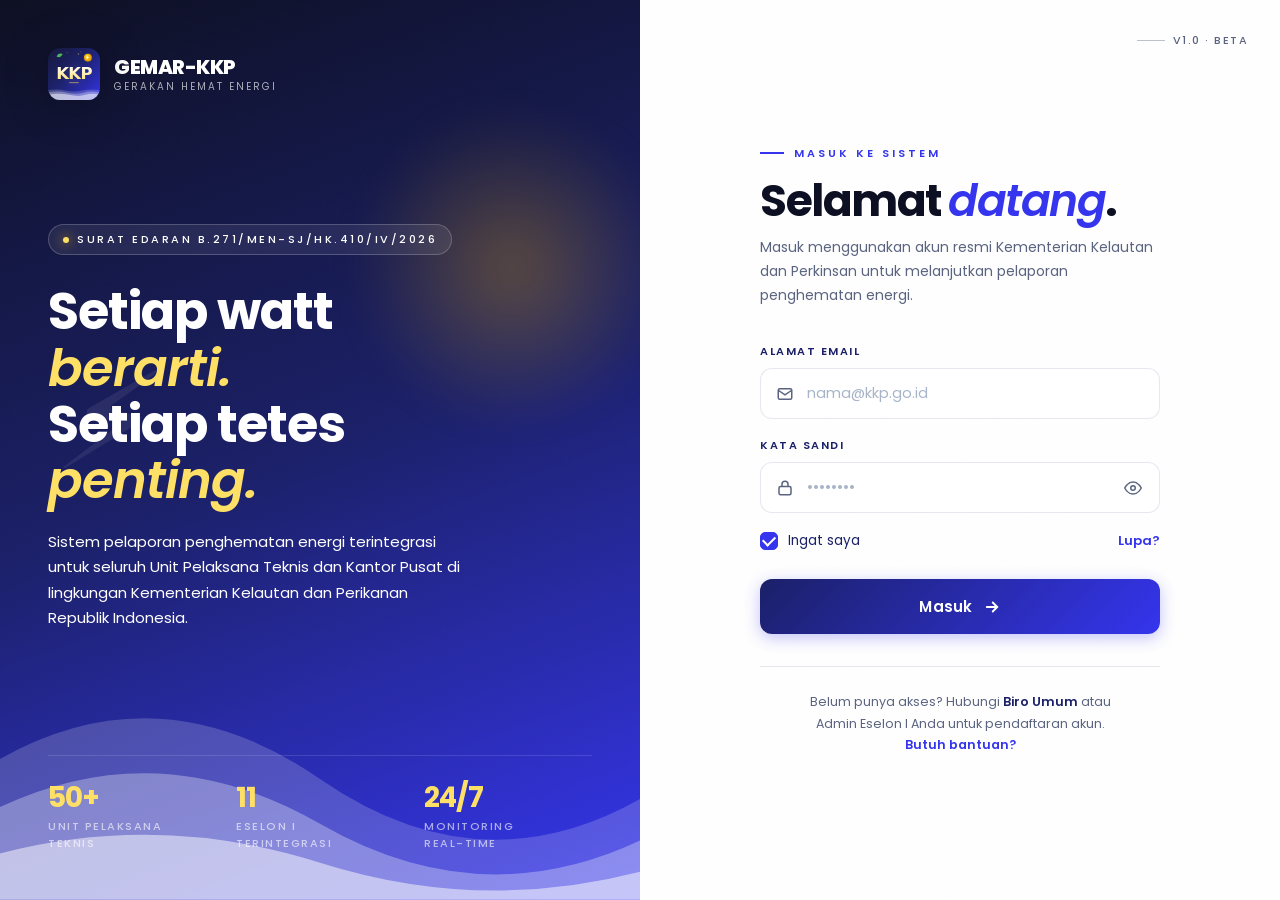
<file: index.html>
<!DOCTYPE html>
<html lang="id">
<head>
  <meta charset="UTF-8">
  <meta name="viewport" content="width=device-width, initial-scale=1.0">
  <title>GEMAR-KKP</title>
  <script>
    window.location.replace('./pages/index.html');
  </script>
</head>
<body>
  <p>Redirecting to <a href="./pages/index.html">GEMAR-KKP</a>...</p>
</body>
</html>
</file>
<file: assets/css/gemar-style.css>
/* ============================================================
   GEMAR-KKP — Design Tokens & Global Styles  v4.2
   Gerakan Mandiri Hemat Energi · Kementerian Kelautan dan Perikanan
   ============================================================ */

:root {
    /* ── Ocean Blue Palette ───────────────────────────── */
    --ocean:      #3535EE;   /* electric blue — CTA, active, highlight */
    --ocean-dark: #2929CC;   /* hover state for electric blue */
    --navy:       #1B2068;   /* deep navy — header, featured elements */
    --navy-mid:   #252A90;   /* mid navy — hover, gradient stop */
    --navy-deep:  #0D0F22;   /* very dark navy — footer, heavy contrast */

    /* ── Backwards-compat ink aliases ────────────────── */
    --ink-900: #0D0F22;
    --ink-800: #1B2068;
    --ink-600: #252A90;
    --ink-500: #3535EE;

    /* ── Green / Teal accents (KKP identity) ─────────── */
    --teal-400: #2D9E7C;
    --teal-300: #34B890;
    --teal-200: #4ACFA6;
    --leaf:      #2D9E3C;
    --leaf-light:#6BCF7F;

    /* ── Energy / Sun accents ─────────────────────────── */
    --sun:       #F4B400;
    --sun-light: #FFE066;

    /* ── Surfaces & backgrounds ───────────────────────── */
    --paper:      #FFFFFF;        /* main page background */
    --paper-dark: #F0F2FF;        /* subtle blue-tinted surface */
    --cream:      #F8F9FF;        /* soft section background */

    /* ── Text & borders ───────────────────────────────── */
    --text-muted:  #5A6480;
    --border:      rgba(27, 32, 104, 0.10);

    /* ── Page aliases (used in inline styles across pages) */
    --radius-lg:    16px;
    --radius-md:    10px;
    --radius-sm:    6px;
    --border-color: rgba(27, 32, 104, 0.10);
    --text-main:    #0D0F22;
    --surface-main: #F0F2FF;
    --primary-main: #1B2068;

    /* ── Typography ───────────────────────────────────── */
    --font: 'Poppins', system-ui, sans-serif;
}

* {
    box-sizing: border-box;
    margin: 0;
    padding: 0;
}

html,
body {
    height: 100%;
    font-family: var(--font);
    background: var(--paper);
    color: var(--ink-900);
    -webkit-font-smoothing: antialiased;
    -moz-osx-font-smoothing: grayscale;
}

/* ============================================================
   PAGE LAYOUT (login split view)
   ============================================================ */
.page {
    min-height: 100vh;
    display: grid;
    grid-template-columns: 1fr 1fr;
}

@media (max-width: 960px) {
    .page {
        grid-template-columns: 1fr;
    }
    .page__visual--desktop {
        display: none;
    }
}

/* ============================================================
   LEFT VISUAL PANEL (login page)
   ============================================================ */
.page__visual,
.page__visual--desktop {
    position: relative;
    background: linear-gradient(160deg, var(--navy-deep) 0%, var(--navy) 50%, var(--ocean) 100%);
    overflow: hidden;
    display: flex;
    flex-direction: column;
    justify-content: space-between;
    padding: 48px;
    color: white;
}

/* Grain texture overlay */
.page__visual::before {
    content: '';
    position: absolute;
    inset: 0;
    background-image: url("data:image/svg+xml,%3Csvg viewBox='0 0 200 200' xmlns='http://www.w3.org/2000/svg'%3E%3Cfilter id='noise'%3E%3CfeTurbulence type='fractalNoise' baseFrequency='0.9' numOctaves='3'/%3E%3CfeColorMatrix values='0 0 0 0 1 0 0 0 0 1 0 0 0 0 1 0 0 0 0.08 0'/%3E%3C/filter%3E%3Crect width='100%25' height='100%25' filter='url(%23noise)'/%3E%3C/svg%3E");
    opacity: 0.4;
    mix-blend-mode: overlay;
    pointer-events: none;
}

/* Animated sun glow */
.sun-glow {
    position: absolute;
    top: 12%;
    right: -5%;
    width: 320px;
    height: 320px;
    background: radial-gradient(circle, rgba(244, 180, 0, 0.30) 0%, rgba(244, 180, 0, 0.12) 40%, rgba(244, 180, 0, 0) 70%);
    filter: blur(20px);
    animation: sun-pulse 8s ease-in-out infinite;
}

@keyframes sun-pulse {
    0%, 100% { transform: scale(1); opacity: 1; }
    50%       { transform: scale(1.08); opacity: 0.8; }
}

/* Wave layers at bottom */
.waves {
    position: absolute;
    bottom: 0;
    left: 0;
    right: 0;
    height: 45%;
    pointer-events: none;
}

.wave {
    position: absolute;
    left: -5%;
    right: -5%;
    width: 110%;
}

.wave--back  { bottom: 0; height: 90%; opacity: 0.18; }
.wave--mid   { bottom: 0; height: 75%; opacity: 0.30; }
.wave--front { bottom: 0; height: 55%; opacity: 0.50; }

.wave svg {
    width: 100%;
    height: 100%;
    display: block;
}

.wave--back svg  { animation: wave-slow 14s ease-in-out infinite; }
.wave--mid svg   { animation: wave-slow 10s ease-in-out infinite reverse; }
.wave--front svg { animation: wave-slow 8s ease-in-out infinite; }

@keyframes wave-slow {
    0%, 100% { transform: translateX(0); }
    50%       { transform: translateX(-30px); }
}

/* Visual content above waves */
.visual__header {
    position: relative;
    z-index: 3;
    display: flex;
    align-items: center;
    gap: 14px;
}

.visual__logo {
    width: 52px;
    height: 52px;
    filter: drop-shadow(0 4px 20px rgba(0, 0, 0, 0.25));
}

.visual__brand {
    font-family: var(--font);
    font-weight: 800;
    font-size: 20px;
    letter-spacing: -0.5px;
    line-height: 1;
}

.visual__brand small {
    display: block;
    font-family: var(--font);
    font-weight: 400;
    font-size: 10px;
    letter-spacing: 2px;
    opacity: 0.65;
    margin-top: 5px;
    text-transform: uppercase;
}

.visual__body {
    position: relative;
    z-index: 3;
    max-width: 460px;
}

.visual__tagline {
    display: inline-flex;
    align-items: center;
    gap: 8px;
    padding: 6px 14px;
    border: 1px solid rgba(255, 255, 255, 0.20);
    border-radius: 100px;
    background: rgba(255, 255, 255, 0.08);
    backdrop-filter: blur(8px);
    font-size: 11px;
    letter-spacing: 2.5px;
    text-transform: uppercase;
    font-weight: 500;
    margin-bottom: 28px;
}

.visual__tagline::before {
    content: '';
    width: 6px;
    height: 6px;
    border-radius: 50%;
    background: var(--sun-light);
    box-shadow: 0 0 12px var(--sun);
}

.visual__headline {
    font-family: var(--font);
    font-weight: 700;
    font-size: clamp(34px, 4vw, 54px);
    line-height: 1.1;
    letter-spacing: -1px;
    margin-bottom: 20px;
}

.visual__headline em {
    font-style: italic;
    color: var(--sun-light);
    font-weight: 600;
}

.visual__subtitle {
    font-size: 15px;
    line-height: 1.7;
    opacity: 0.75;
    max-width: 420px;
    font-weight: 400;
}

.visual__stats {
    position: relative;
    z-index: 3;
    display: grid;
    grid-template-columns: repeat(3, 1fr);
    gap: 20px;
    padding-top: 28px;
    border-top: 1px solid rgba(255, 255, 255, 0.12);
}

.stat__number {
    font-family: var(--font);
    font-size: 28px;
    font-weight: 700;
    letter-spacing: -1px;
    color: var(--sun-light);
    line-height: 1;
}

.stat__label {
    font-size: 11px;
    letter-spacing: 1.5px;
    text-transform: uppercase;
    opacity: 0.60;
    margin-top: 6px;
    font-weight: 500;
}

/* Floating decorative element */
.floater {
    position: absolute;
    opacity: 0.07;
    z-index: 1;
}

.floater--1 {
    top: 35%;
    left: 8%;
    font-size: 140px;
    font-style: italic;
    color: white;
}

/* ============================================================
   RIGHT FORM PANEL (login page)
   ============================================================ */
.page__form {
    position: relative;
    display: flex;
    align-items: center;
    justify-content: center;
    padding: 48px 32px;
    background: var(--paper);
}

/* Subtle paper grain */
.page__form::before {
    content: '';
    position: absolute;
    inset: 0;
    background-image: url("data:image/svg+xml,%3Csvg viewBox='0 0 200 200' xmlns='http://www.w3.org/2000/svg'%3E%3Cfilter id='n'%3E%3CfeTurbulence type='fractalNoise' baseFrequency='0.85' numOctaves='2'/%3E%3CfeColorMatrix values='0 0 0 0 0.13 0 0 0 0 0.13 0 0 0 0 0.56 0 0 0 0.03 0'/%3E%3C/filter%3E%3Crect width='100%25' height='100%25' filter='url(%23n)'/%3E%3C/svg%3E");
    opacity: 0.5;
    pointer-events: none;
}

/* Decorative corner badge */
.form__corner {
    position: absolute;
    top: 32px;
    right: 32px;
    display: flex;
    align-items: center;
    gap: 8px;
    font-size: 11px;
    letter-spacing: 1.5px;
    text-transform: uppercase;
    font-weight: 500;
    color: var(--text-muted);
}

.form__corner::before {
    content: '';
    width: 28px;
    height: 1px;
    background: var(--text-muted);
    opacity: 0.4;
}

/* Mobile-only logo */
.form__mobile-logo {
    display: none;
    margin-bottom: 36px;
}

.form__mobile-logo img { height: 52px; width: auto; }

@media (max-width: 960px) {
    .form__mobile-logo { display: block; }
}

.form {
    position: relative;
    width: 100%;
    max-width: 400px;
    z-index: 2;
}

.form__eyebrow {
    font-family: var(--font);
    font-size: 11px;
    letter-spacing: 3px;
    text-transform: uppercase;
    font-weight: 600;
    color: var(--ocean);
    margin-bottom: 16px;
    display: flex;
    align-items: center;
    gap: 10px;
}

.form__eyebrow::before {
    content: '';
    width: 24px;
    height: 2px;
    background: var(--ocean);
}

.form__title {
    font-family: var(--font);
    font-size: 44px;
    line-height: 1.05;
    letter-spacing: -1.5px;
    font-weight: 700;
    color: var(--navy-deep);
    margin-bottom: 12px;
}

.form__title em {
    font-style: italic;
    color: var(--ocean);
    font-weight: 600;
}

.form__description {
    font-size: 14px;
    color: var(--text-muted);
    line-height: 1.7;
    margin-bottom: 36px;
    font-weight: 400;
}

/* ============================================================
   FORM FIELDS
   ============================================================ */
.field {
    margin-bottom: 18px;
}

.field__label {
    display: block;
    font-size: 11px;
    font-weight: 600;
    color: var(--navy);
    margin-bottom: 8px;
    text-transform: uppercase;
    letter-spacing: 1.5px;
}

.field__input {
    width: 100%;
    padding: 14px 18px 14px 46px;
    font-family: var(--font);
    font-size: 14.5px;
    color: var(--navy-deep);
    background: #fff;
    border: 1.5px solid var(--border);
    border-radius: 12px;
    outline: none;
    transition: all 0.2s ease;
}

.field__input::placeholder { color: #A8B4C8; }

.field__input:focus {
    border-color: var(--ocean);
    box-shadow: 0 0 0 4px rgba(53, 53, 238, 0.10);
}

.field__wrap { position: relative; }

.field__icon {
    position: absolute;
    left: 16px;
    top: 50%;
    transform: translateY(-50%);
    width: 18px;
    height: 18px;
    color: var(--text-muted);
    pointer-events: none;
    transition: color 0.2s;
}

.field__wrap:focus-within .field__icon { color: var(--ocean); }

/* Password toggle */
.field__toggle {
    position: absolute;
    right: 12px;
    top: 50%;
    transform: translateY(-50%);
    background: none;
    border: none;
    padding: 6px;
    cursor: pointer;
    color: var(--text-muted);
    display: flex;
    align-items: center;
    justify-content: center;
    border-radius: 6px;
    transition: all 0.15s;
}

.field__toggle:hover {
    color: var(--navy);
    background: rgba(27, 32, 104, 0.06);
}

/* Remember + forgot row */
.form__row {
    display: flex;
    align-items: center;
    justify-content: space-between;
    margin: 8px 0 28px;
}

.checkbox {
    display: flex;
    align-items: center;
    gap: 10px;
    cursor: pointer;
    font-size: 13.5px;
    color: var(--navy);
    user-select: none;
}

.checkbox input { display: none; }

.checkbox__box {
    width: 18px;
    height: 18px;
    border-radius: 5px;
    border: 1.5px solid rgba(27, 32, 104, 0.22);
    background: #fff;
    display: flex;
    align-items: center;
    justify-content: center;
    transition: all 0.15s;
    flex-shrink: 0;
}

.checkbox input:checked + .checkbox__box {
    background: var(--ocean);
    border-color: var(--ocean);
}

.checkbox input:checked + .checkbox__box::after {
    content: '';
    width: 10px;
    height: 6px;
    border-left: 2px solid white;
    border-bottom: 2px solid white;
    transform: rotate(-45deg) translate(1px, -1px);
}

.form__forgot {
    font-size: 13px;
    color: var(--ocean);
    text-decoration: none;
    font-weight: 600;
    transition: color 0.15s;
}

.form__forgot:hover { color: var(--navy); }

/* ============================================================
   BUTTONS
   ============================================================ */
.btn {
    width: 100%;
    padding: 16px 24px;
    font-family: var(--font);
    font-size: 15px;
    font-weight: 600;
    letter-spacing: 0.3px;
    color: white;
    background: linear-gradient(135deg, var(--navy) 0%, var(--ocean) 100%);
    border: none;
    border-radius: 12px;
    cursor: pointer;
    display: flex;
    align-items: center;
    justify-content: center;
    gap: 10px;
    transition: all 0.2s ease;
    box-shadow: 0 4px 16px rgba(53, 53, 238, 0.30);
    position: relative;
    overflow: hidden;
}

.btn::before {
    content: '';
    position: absolute;
    top: 0;
    left: -100%;
    width: 100%;
    height: 100%;
    background: linear-gradient(90deg, transparent, rgba(255, 255, 255, 0.15), transparent);
    transition: left 0.6s ease;
}

.btn:hover {
    transform: translateY(-1px);
    box-shadow: 0 6px 24px rgba(53, 53, 238, 0.40);
}

.btn:hover::before { left: 100%; }

.btn:active { transform: translateY(0); }

.btn__arrow { transition: transform 0.2s; }
.btn:hover .btn__arrow { transform: translateX(4px); }

/* ============================================================
   FOOTER
   ============================================================ */
.form__footer {
    margin-top: 32px;
    padding-top: 24px;
    border-top: 1px solid var(--border);
    text-align: center;
    font-size: 12.5px;
    color: var(--text-muted);
    line-height: 1.7;
}

.form__footer strong { color: var(--navy); font-weight: 600; }

.form__footer a {
    color: var(--ocean);
    text-decoration: none;
    font-weight: 600;
}

.form__footer a:hover { text-decoration: underline; }

/* ============================================================
   ENTRY ANIMATIONS
   ============================================================ */
.anim-1 { animation: fadeUp 0.7s ease 0.1s both; }
.anim-2 { animation: fadeUp 0.7s ease 0.2s both; }
.anim-3 { animation: fadeUp 0.7s ease 0.3s both; }
.anim-4 { animation: fadeUp 0.7s ease 0.4s both; }
.anim-5 { animation: fadeUp 0.7s ease 0.5s both; }
.anim-6 { animation: fadeUp 0.7s ease 0.6s both; }
.anim-7 { animation: fadeUp 0.7s ease 0.7s both; }
.anim-8 { animation: fadeUp 0.7s ease 0.8s both; }

@keyframes fadeUp {
    from { opacity: 0; transform: translateY(12px); }
    to   { opacity: 1; transform: translateY(0); }
}

/* ============================================================
   ERROR / SUCCESS STATES
   ============================================================ */
.form__error {
    display: none;
    padding: 14px 18px;
    margin-bottom: 20px;
    background: linear-gradient(135deg, #FEF2F2 0%, #FEE2E2 100%);
    border: 1px solid #FECACA;
    border-left: 4px solid #DC2626;
    border-radius: 8px;
    color: #991B1B;
    font-size: 13.5px;
    line-height: 1.5;
}

.form__error--visible {
    display: block;
    animation: shake 0.5s ease;
}

@keyframes shake {
    0%, 100% { transform: translateX(0); }
    20%, 60%  { transform: translateX(-4px); }
    40%, 80%  { transform: translateX(4px); }
}

.field__input--error {
    border-color: #DC2626 !important;
    background: #FEF2F2 !important;
}

.field__input--error:focus {
    border-color: #DC2626 !important;
    box-shadow: 0 0 0 3px rgba(220, 38, 38, 0.15) !important;
}

.form__success {
    display: block;
    padding: 14px 18px;
    margin-bottom: 20px;
    background: linear-gradient(135deg, #F0FDF4 0%, #DCFCE7 100%);
    border: 1px solid #BBF7D0;
    border-left: 4px solid #16A34A;
    border-radius: 8px;
    color: #166534;
    font-size: 13.5px;
    line-height: 1.5;
}

/* ============================================================
   BUTTON LOADING STATE
   ============================================================ */
.btn:disabled {
    opacity: 0.7;
    cursor: not-allowed;
    pointer-events: none;
}

.btn__spinner {
    display: inline-block;
    width: 16px;
    height: 16px;
    border: 2px solid rgba(255, 255, 255, 0.3);
    border-top-color: white;
    border-radius: 50%;
    animation: spin 0.8s linear infinite;
    margin-right: 8px;
    vertical-align: middle;
}

@keyframes spin { to { transform: rotate(360deg); } }
</file>
<file: assets/css/login-mobile.css>
/* ============================================================
   GEMAR-KKP — Mobile/PWA Login Styles
   Simple, focused login for mobile apps
   ============================================================ */

/* Mobile-only elements */
.mobile-only {
    display: none;
}

.desktop-only {
    display: block;
}

.form__mobile-intro {
    display: none;
}

/* PWA Standalone Mode */
@media (display-mode: standalone), (max-width: 767px) {
    .mobile-only {
        display: block;
    }

    .desktop-only {
        display: none !important;
    }

    .page__visual,
    .page__visual--desktop {
        display: none !important;
    }

    .form__desktop-header {
        display: none;
    }

    .mobile-header--hide {
        display: flex;
    }

    .form__mobile-intro {
        display: block;
    }

    .form__mobile-logo--show {
        display: block;
    }

    .page {
        grid-template-columns: 1fr !important;
        min-height: 100vh;
        background: linear-gradient(165deg, #1B2068 0%, #252A90 60%, #3535EE 100%);
    }

    .page__form {
        padding: 24px 20px;
        background: transparent;
        justify-content: center;
    }

    .form {
        background: rgba(255, 255, 255, 0.08);
        backdrop-filter: blur(20px);
        border-radius: 20px;
        padding: 32px 24px;
        border: 1px solid rgba(255, 255, 255, 0.12);
    }

    .form__mobile-logo--show {
        margin-bottom: 8px;
    }

    .form__mobile-logo--show img {
        height: 48px;
    }

    .form__mobile-intro {
        text-align: center;
        margin-bottom: 28px;
    }

    .form__mobile-intro .form__title {
        font-size: 28px;
        font-weight: 700;
        color: white;
        margin-bottom: 6px;
    }

    .form__mobile-intro .form__title em {
        font-style: italic;
    }

    .form__mobile-intro .form__description {
        font-size: 14px;
        color: rgba(255, 255, 255, 0.7);
        margin: 0;
    }

    .form__title,
    .form__description,
    .form__eyebrow,
    .form__corner {
        color: white;
    }

    .form__corner {
        color: rgba(255, 255, 255, 0.5);
    }

    .field__label {
        color: rgba(255, 255, 255, 0.85);
    }

    .field__input {
        background: rgba(255, 255, 255, 0.1);
        border-color: rgba(255, 255, 255, 0.2);
        color: white;
    }

    .field__input::placeholder {
        color: rgba(255, 255, 255, 0.4);
    }

    .field__input:focus {
        background: rgba(255, 255, 255, 0.15);
        border-color: var(--ocean);
        box-shadow: 0 0 0 3px rgba(53, 53, 238, 0.2);
    }

    .field__icon {
        stroke: rgba(255, 255, 255, 0.5);
    }

    .field__toggle {
        color: rgba(255, 255, 255, 0.5);
    }

    .field__toggle:hover {
        color: rgba(255, 255, 255, 0.8);
    }

    .form__row {
        border-top-color: rgba(255, 255, 255, 0.1);
    }

    .checkbox span {
        color: rgba(255, 255, 255, 0.7);
    }

    .checkbox__box {
        border-color: rgba(255, 255, 255, 0.3);
        background: rgba(255, 255, 255, 0.08);
    }

    .checkbox input:checked + .checkbox__box {
        background: var(--ocean);
        border-color: var(--ocean);
    }

    .checkbox input:checked + .checkbox__box::after {
        border-color: #1B2068;
    }

    .form__forgot {
        color: rgba(255, 255, 255, 0.75);
    }

    .form__forgot:hover {
        color: #fff;
    }

    .btn {
        background: var(--ocean);
        width: 100%;
        justify-content: center;
        padding: 16px 24px;
        font-size: 16px;
    }

    .btn:hover {
        background: var(--ocean-dark);
    }

    .btn__arrow {
        margin-left: 8px;
    }

    .form__footer.mobile-only {
        text-align: center;
        margin-top: 20px;
        padding-top: 20px;
        border-top: 1px solid rgba(255, 255, 255, 0.1);
        color: rgba(255, 255, 255, 0.6);
        font-size: 13px;
    }

    .form__footer.mobile-only a {
        color: rgba(255, 255, 255, 0.9);
        font-weight: 600;
        text-decoration: underline;
        text-underline-offset: 2px;
    }

    .form__error {
        background: rgba(220, 38, 38, 0.15);
        border-color: rgba(220, 38, 38, 0.4);
        color: #FECACA;
    }

    .field__input--error {
        border-color: #DC2626 !important;
        background: rgba(220, 38, 38, 0.15) !important;
    }
}

/* PWA Header (mobile app bar) */
.mobile-header {
    display: none;
    position: fixed;
    top: 0;
    left: 0;
    right: 0;
    height: 56px;
    background: rgba(53, 53, 238, 0.95);
    backdrop-filter: blur(10px);
    z-index: 1000;
    align-items: center;
    justify-content: center;
    padding: 0 16px;
}

@media (display-mode: standalone), (max-width: 767px) {
    .mobile-header {
        display: flex;
    }

    .page {
        padding-top: 56px;
    }
}

.mobile-header__brand {
    display: flex;
    align-items: center;
    gap: 10px;
    color: white;
    font-weight: 700;
    font-size: 17px;
    letter-spacing: 0.5px;
}

.mobile-header__logo {
    width: 32px;
    height: 32px;
}

/* Landscape mobile - keep compact */
@media (max-width: 767px) and (orientation: landscape) {
    .form {
        padding: 20px;
    }

    .form__mobile-intro {
        margin-bottom: 16px;
    }

    .form__mobile-intro .form__title {
        font-size: 22px;
    }
}

/* Very small screens */
@media (max-width: 360px) {
    .form {
        padding: 24px 16px;
        border-radius: 16px;
    }

    .form__mobile-intro .form__title {
        font-size: 24px;
    }

    .btn {
        padding: 14px 20px;
        font-size: 15px;
    }
}
</file>
<file: assets/css/dashboard.css>
/* ============================================================
   GEMAR-KKP — Dashboard & Inner Page Styles  v4.2
   ============================================================ */

:root {
    --ocean: #3535EE;
    --ocean-dark: #2929CC;
    --navy: #1B2068;
    --navy-mid: #252A90;
    --navy-deep: #0D0F22;
    --teal-400: #2D9E7C;
    --teal-200: #4ACFA6;
    --leaf: #2D9E3C;
    --sun: #F4B400;
    --paper: #FFFFFF;
    --paper-dark: #F0F2FF;
    --border: rgba(27, 32, 104, 0.10);
    --text-muted: #5A6480;
    --font: 'Poppins', system-ui, sans-serif;
}

* {
    box-sizing: border-box;
    margin: 0;
    padding: 0;
}

body {
    font-family: var(--font);
    background: var(--paper);
    color: var(--navy-deep);
    min-height: 100vh;
    /* iOS: bottom padding for home indicator */
    padding-bottom: env(safe-area-inset-bottom, 0px);
}

/* Prevent text size adjustment on iOS rotation */
html {
    -webkit-text-size-adjust: 100%;
    text-size-adjust: 100%;
    /* overflow-x di html/body tidak digunakan karena merusak position:fixed di iOS Safari.
       Horizontal overflow dicegah di wrapper .dashboard saja. */
}

/* Wrapper utama semua page — cukup di sini, tidak di body/html */
.dashboard {
    overflow-x: hidden;
}

/* ============================================================
   HEADER — deep navy with wave accent
   ============================================================ */
.header {
    display: flex;
    justify-content: space-between;
    align-items: center;
    padding: 0 32px;
    /* iOS safe area: push content below notch/status bar */
    padding-top: env(safe-area-inset-top, 0px);
    padding-left: max(32px, env(safe-area-inset-left, 0px));
    padding-right: max(32px, env(safe-area-inset-right, 0px));
    height: calc(64px + env(safe-area-inset-top, 0px));
    background: var(--navy);
    position: sticky;
    top: 0;
    z-index: 100;
    /* wave accent at bottom edge */
    box-shadow: 0 1px 0 rgba(53, 53, 238, 0.3),
        0 4px 20px rgba(13, 15, 34, 0.25);
}

/* Subtle wave SVG at bottom of header */
.header::after {
    content: '';
    position: absolute;
    bottom: -10px;
    left: 0;
    right: 0;
    height: 10px;
    background: url("data:image/svg+xml,%3Csvg xmlns='http://www.w3.org/2000/svg' viewBox='0 0 1200 10' preserveAspectRatio='none'%3E%3Cpath d='M0,5 Q150,0 300,5 T600,5 T900,5 T1200,5 L1200,10 L0,10 Z' fill='%231B2068' opacity='0.15'/%3E%3C/svg%3E") no-repeat center/cover;
    pointer-events: none;
    z-index: 99;
}

.header__brand {
    display: flex;
    align-items: center;
    gap: 10px;
}

.header__logo {
    width: 36px;
    height: 36px;
}

.header__title {
    font-size: 17px;
    font-weight: 700;
    color: white;
    letter-spacing: -0.3px;
}

.header__nav {
    display: flex;
    align-items: center;
    gap: 4px;
}

.header__link {
    padding: 7px 14px;
    color: rgba(255, 255, 255, 0.65);
    text-decoration: none;
    font-size: 13.5px;
    font-weight: 500;
    border-radius: 8px;
    transition: all 0.2s;
}

.header__link:hover {
    color: white;
    background: rgba(255, 255, 255, 0.10);
}

.header__link--active {
    background: var(--ocean);
    color: white;
    box-shadow: 0 2px 8px rgba(53, 53, 238, 0.40);
}

.header__link--active:hover {
    background: var(--ocean-dark);
}

.header__btn--logout {
    padding: 7px 16px;
    background: transparent;
    border: 1px solid rgba(255, 255, 255, 0.20);
    border-radius: 8px;
    font-size: 13.5px;
    font-weight: 500;
    color: rgba(255, 255, 255, 0.70);
    cursor: pointer;
    margin-left: 8px;
    transition: all 0.2s;
    font-family: var(--font);
}

.header__btn--logout:hover {
    background: rgba(220, 38, 38, 0.15);
    border-color: rgba(220, 38, 38, 0.40);
    color: #FCA5A5;
}

/* ============================================================
   MAIN CONTENT
   ============================================================ */
.main {
    max-width: 1200px;
    margin: 0 auto;
    padding: 36px 24px;
}

/* ============================================================
   WELCOME SECTION
   ============================================================ */
.welcome {
    margin-bottom: 36px;
    padding-bottom: 28px;
    border-bottom: 1px solid var(--border);
}

.welcome__title {
    font-size: 26px;
    font-weight: 700;
    color: var(--navy-deep);
    margin-bottom: 6px;
    letter-spacing: -0.5px;
}

.welcome__title span {
    color: var(--ocean);
}

.welcome__subtitle {
    font-size: 15px;
    color: var(--text-muted);
    font-weight: 400;
}

/* ============================================================
   STATS GRID
   ============================================================ */
.stats {
    display: grid;
    grid-template-columns: repeat(auto-fit, minmax(240px, 1fr));
    gap: 16px;
    margin-bottom: 40px;
}

.stat-card {
    display: flex;
    gap: 16px;
    padding: 22px;
    background: white;
    border-radius: 14px;
    border: 1px solid var(--border);
    transition: box-shadow 0.2s, transform 0.2s;
}

.stat-card:hover {
    box-shadow: 0 4px 16px rgba(27, 32, 104, 0.10);
    transform: translateY(-1px);
}

.stat-card--highlight {
    background: linear-gradient(135deg, var(--navy) 0%, var(--ocean) 100%);
    color: white;
    border: none;
    box-shadow: 0 4px 20px rgba(53, 53, 238, 0.30);
}

.stat-card--highlight:hover {
    box-shadow: 0 8px 28px rgba(53, 53, 238, 0.40);
}

.stat-card__icon {
    width: 48px;
    height: 48px;
    border-radius: 12px;
    display: flex;
    align-items: center;
    justify-content: center;
    flex-shrink: 0;
}

.stat-card__icon svg {
    width: 22px;
    height: 22px;
}

.stat-card__icon--listrik {
    background: #FEF3C7;
    color: #D97706;
}

.stat-card__icon--air {
    background: #DBEAFE;
    color: #2563EB;
}

.stat-card__icon--telepon {
    background: #EDE9FE;
    color: #7C3AED;
}

.stat-card__icon--hemat {
    background: rgba(255, 255, 255, 0.18);
    color: white;
}

.stat-card__content {
    flex: 1;
}

.stat-card__label {
    font-size: 12px;
    opacity: 0.65;
    margin-bottom: 4px;
    font-weight: 500;
    text-transform: uppercase;
    letter-spacing: 0.5px;
}

.stat-card__value {
    font-size: 22px;
    font-weight: 700;
    letter-spacing: -0.5px;
}

.stat-card__value--gold {
    color: #FFE066;
}

.stat-card__change {
    font-size: 12px;
    margin-top: 4px;
    font-weight: 500;
}

.stat-card__change--down {
    color: var(--leaf);
}

.stat-card__change--up {
    color: #DC2626;
}

.stat-card--highlight .stat-card__change--down {
    color: var(--teal-200);
}

/* ============================================================
   CHARTS SECTION
   ============================================================ */
.charts-section {
    margin-bottom: 40px;
}

.chart-card {
    background: white;
    border: 1px solid var(--border);
    border-radius: 14px;
    padding: 24px;
    min-height: 320px;
}

/* ============================================================
   SECTION HEADERS
   ============================================================ */
.section-title {
    font-size: 16px;
    font-weight: 700;
    color: var(--navy-deep);
    margin-bottom: 16px;
    display: flex;
    align-items: center;
    gap: 10px;
    letter-spacing: -0.3px;
}

.section-title::before {
    content: '';
    width: 4px;
    height: 18px;
    background: linear-gradient(to bottom, var(--ocean), var(--navy));
    border-radius: 2px;
    flex-shrink: 0;
}

/* ============================================================
   ACTION CARDS (quick actions)
   ============================================================ */
.actions__grid {
    display: grid;
    grid-template-columns: repeat(auto-fit, minmax(160px, 1fr));
    gap: 14px;
}

.action-card {
    display: flex;
    flex-direction: column;
    align-items: center;
    gap: 12px;
    padding: 24px 16px;
    background: white;
    border: 1.5px solid var(--border);
    border-radius: 14px;
    text-decoration: none;
    color: var(--navy-deep);
    font-size: 13.5px;
    font-weight: 600;
    text-align: center;
    transition: all 0.2s ease;
}

.action-card:hover {
    border-color: var(--ocean);
    background: #F8F9FF;
    box-shadow: 0 4px 16px rgba(53, 53, 238, 0.14);
    transform: translateY(-2px);
    color: var(--navy);
}

.action-card__icon {
    width: 48px;
    height: 48px;
    background: var(--paper-dark);
    border-radius: 12px;
    display: flex;
    align-items: center;
    justify-content: center;
    color: var(--navy);
    transition: all 0.2s;
}

.action-card:hover .action-card__icon {
    background: var(--ocean);
    color: white;
}

.action-card__icon svg {
    width: 22px;
    height: 22px;
}

/* ============================================================
   PAGE HEADER (used by inner pages)
   ============================================================ */
.page-header {
    margin-bottom: 28px;
}

.page-header__back {
    display: inline-flex;
    align-items: center;
    gap: 6px;
    font-size: 13px;
    color: var(--text-muted);
    text-decoration: none;
    font-weight: 500;
    margin-bottom: 14px;
    transition: color 0.15s;
}

.page-header__back:hover {
    color: var(--ocean);
}

.page-header__back svg {
    width: 16px;
    height: 16px;
}

.page-header__title {
    font-size: 22px;
    font-weight: 700;
    color: var(--navy-deep);
    letter-spacing: -0.5px;
}

.page-header__subtitle {
    font-size: 14px;
    color: var(--text-muted);
    margin-top: 4px;
}

/* ============================================================
   TOAST NOTIFICATIONS
   ============================================================ */
.toast-container {
    position: fixed;
    top: 80px;
    right: 20px;
    z-index: 9999;
    display: flex;
    flex-direction: column;
    gap: 10px;
    max-width: 360px;
}

.toast {
    padding: 14px 18px;
    border-radius: 12px;
    font-size: 13.5px;
    font-weight: 500;
    display: flex;
    align-items: center;
    gap: 10px;
    animation: slideIn 0.3s ease;
    box-shadow: 0 4px 16px rgba(13, 15, 34, 0.15);
}

.toast--success {
    background: white;
    border: 1px solid #BBF7D0;
    border-left: 4px solid #16A34A;
    color: #166534;
}

.toast--error {
    background: white;
    border: 1px solid #FECACA;
    border-left: 4px solid #DC2626;
    color: #991B1B;
}

.toast--info {
    background: white;
    border: 1px solid rgba(53, 53, 238, 0.20);
    border-left: 4px solid var(--ocean);
    color: var(--navy);
}

@keyframes slideIn {
    from {
        opacity: 0;
        transform: translateX(20px);
    }

    to {
        opacity: 1;
        transform: translateX(0);
    }
}

/* ============================================================
   MODAL OVERLAY
   ============================================================ */
.modal-overlay {
    position: fixed;
    inset: 0;
    background: rgba(13, 15, 34, 0.55);
    backdrop-filter: blur(4px);
    z-index: 1000;
    display: flex;
    align-items: center;
    justify-content: center;
    padding: 20px;
}

.modal {
    background: white;
    border-radius: 20px;
    padding: 32px;
    max-width: 480px;
    width: 100%;
    box-shadow: 0 20px 60px rgba(13, 15, 34, 0.30);
}

.modal__title {
    font-size: 20px;
    font-weight: 700;
    color: var(--navy-deep);
    margin-bottom: 8px;
    letter-spacing: -0.3px;
}

.modal__body {
    font-size: 14px;
    color: var(--text-muted);
    line-height: 1.6;
    margin-bottom: 24px;
}

.modal__actions {
    display: flex;
    gap: 10px;
    justify-content: flex-end;
}

.btn-modal {
    padding: 10px 22px;
    border-radius: 10px;
    font-size: 14px;
    font-weight: 600;
    cursor: pointer;
    border: none;
    font-family: var(--font);
    transition: all 0.15s;
}

.btn-modal--cancel {
    background: var(--paper-dark);
    color: var(--navy);
}

.btn-modal--cancel:hover {
    background: #E2E5FF;
}

.btn-modal--confirm {
    background: linear-gradient(135deg, var(--navy), var(--ocean));
    color: white;
    box-shadow: 0 2px 8px rgba(53, 53, 238, 0.30);
}

.btn-modal--confirm:hover {
    box-shadow: 0 4px 14px rgba(53, 53, 238, 0.40);
    transform: translateY(-1px);
}

.btn-modal--danger {
    background: #DC2626;
    color: white;
    box-shadow: 0 2px 8px rgba(220, 38, 38, 0.25);
}

.btn-modal--danger:hover {
    background: #B91C1C;
    transform: translateY(-1px);
}

/* ============================================================
   GENERIC UTILITY BUTTONS (used across inner pages)
   ============================================================ */
.btn-primary {
    padding: 10px 22px;
    background: linear-gradient(135deg, var(--navy), var(--ocean));
    color: white;
    border: none;
    border-radius: 10px;
    font-size: 14px;
    font-weight: 600;
    cursor: pointer;
    font-family: var(--font);
    box-shadow: 0 2px 8px rgba(53, 53, 238, 0.25);
    transition: all 0.2s;
}

.btn-primary:hover {
    box-shadow: 0 4px 16px rgba(53, 53, 238, 0.35);
    transform: translateY(-1px);
}

.btn-secondary {
    padding: 10px 22px;
    background: white;
    color: var(--navy);
    border: 1.5px solid var(--border);
    border-radius: 10px;
    font-size: 14px;
    font-weight: 600;
    cursor: pointer;
    font-family: var(--font);
    transition: all 0.2s;
}

.btn-secondary:hover {
    border-color: var(--ocean);
    background: #F8F9FF;
}

/* ============================================================
   WAVE DECORATOR (reusable section separator)
   ============================================================ */
.wave-sep {
    width: 100%;
    overflow: hidden;
    line-height: 0;
}

.wave-sep svg {
    display: block;
    width: 100%;
}

/* ============================================================
   RESPONSIVE
   ============================================================ */
@media (max-width: 768px) {
    /* === Mobile PWA layout ===
       Body tidak scroll → viewport stabil → position:fixed bekerja.
       .dashboard menjadi satu-satunya scroll container.
       Ini adalah pola yang dipakai semua mobile app (Instagram, Twitter, dll). */
    html, body {
        height: 100%;
    }

    body {
        overflow: hidden;
        padding-bottom: 0;
    }

    .dashboard {
        height: 100%;
        overflow-y: auto;
        overflow-x: hidden;
        -webkit-overflow-scrolling: touch;
        overscroll-behavior-y: contain;
    }

    /* Header disembunyikan — bottom nav menggantikan navigasi */
    .header {
        display: none !important;
    }

    /* Padding bawah: ruang untuk bottom nav yang fixed */
    .main {
        padding: 20px 16px;
        padding-bottom: calc(80px + env(safe-area-inset-bottom, 0px));
    }

    .welcome__title {
        font-size: 20px;
    }

    .stats {
        grid-template-columns: 1fr;
    }

    .actions__grid {
        grid-template-columns: repeat(2, 1fr);
    }

    .action-card {
        padding: 20px 12px;
        min-height: 90px;
    }

    .modal {
        padding: 24px 20px;
    }

    .modal__actions {
        flex-direction: column-reverse;
    }

    .btn-modal {
        width: 100%;
        justify-content: center;
        text-align: center;
    }
}

@media (max-width: 480px) {
    .actions__grid {
        grid-template-columns: repeat(2, 1fr);
    }
}

/* ============================================================
   BOTTOM NAV — mobile PWA (Android & iOS thumb-friendly)
   position:fixed bekerja karena body{overflow:hidden} → viewport stabil.
   ============================================================ */
.bottom-nav {
    display: none;
    position: fixed;
    bottom: 0;
    left: 0;
    right: 0;
    z-index: 9999;
    background: #fff;
    border-top: 1px solid rgba(27, 32, 104, 0.10);
    box-shadow: 0 -4px 24px rgba(13, 15, 34, 0.10);
    padding-bottom: env(safe-area-inset-bottom, 0px);
    padding-left: env(safe-area-inset-left, 0px);
    padding-right: env(safe-area-inset-right, 0px);
}

.bottom-nav__items {
    display: flex;
    height: 64px;
    align-items: stretch;
}

.bottom-nav__item {
    flex: 1;
    display: flex;
    flex-direction: column;
    align-items: center;
    justify-content: center;
    gap: 3px;
    text-decoration: none;
    color: #9CA3AF;
    font-size: 11px;
    font-weight: 500;
    font-family: var(--font);
    transition: color 0.15s;
    border: none;
    background: transparent;
    cursor: pointer;
    padding: 6px 2px;
    position: relative;
    -webkit-tap-highlight-color: transparent;
    line-height: 1;
}

.bottom-nav__item svg {
    width: 24px;
    height: 24px;
    flex-shrink: 0;
}

.bottom-nav__item--active {
    color: var(--ocean);
}

.bottom-nav__item--active::after {
    content: '';
    position: absolute;
    top: 0;
    left: 50%;
    transform: translateX(-50%);
    width: 32px;
    height: 3px;
    background: var(--ocean);
    border-radius: 0 0 4px 4px;
}

.bottom-nav__item:active {
    color: var(--ocean);
    background: rgba(53, 53, 238, 0.06);
}

.bottom-nav__item--logout {
    color: #DC2626;
    opacity: 0.75;
}

.bottom-nav__item--logout:active {
    color: #DC2626;
    background: rgba(220, 38, 38, 0.06);
}

@media (max-width: 768px) {
    .bottom-nav {
        display: block;
    }
}

/* ── iOS tap highlight & active states ──────────────────── */
@media (hover: none) {
    .action-card:active {
        transform: scale(0.97);
        background: #F0F2FF;
    }

    .header__link:active {
        background: rgba(255, 255, 255, 0.15);
    }

    .btn-primary:active,
    .btn-modal--confirm:active {
        transform: scale(0.98);
    }
}

/* ── Smooth scrolling on iOS ────────────────────────────── */
.main,
.table-wrap {
    -webkit-overflow-scrolling: touch;
}

/* ── Prevent 300ms tap delay ─────────────────────────────── */
a,
button,
[onclick] {
    touch-action: manipulation;
}
</file>
